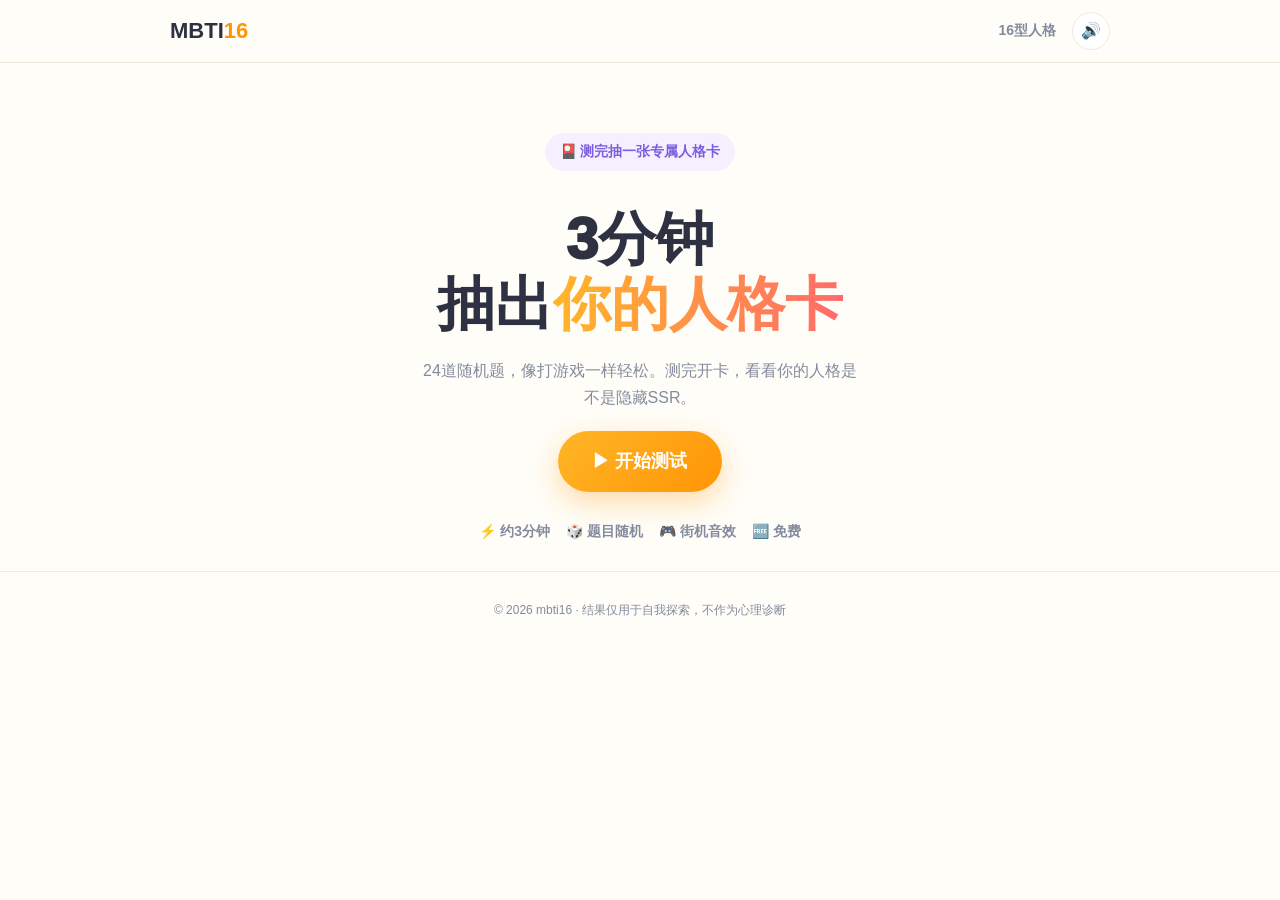
<file: index.html>
<!doctype html><html lang="zh-CN"><head><meta charset="utf-8"><meta name="viewport" content="width=device-width,initial-scale=1,maximum-scale=1,user-scalable=no,viewport-fit=cover"><title>MBTI 16型人格测试 | mbti16</title><meta name="description" content="3分钟抽出你的人格卡，完成趣味MBTI 16型人格测试并生成专属结果。"><meta name="robots" content="index,follow"><link rel="canonical" href="https://usoldfish.github.io/mbti16/"><style>:root{--sun:#ffb627;--deep:#ff9505;--ink:#2d3142;--soft:#858b9f;--paper:#fffdf7;--line:#f0eadc}*{box-sizing:border-box;-webkit-tap-highlight-color:transparent}html{scroll-behavior:smooth;touch-action:manipulation}body{margin:0;background:var(--paper);color:var(--ink);font-family:-apple-system,BlinkMacSystemFont,"Segoe UI","PingFang SC",sans-serif;line-height:1.7;touch-action:manipulation}button,a{font:inherit;touch-action:manipulation;user-select:none}.hide{display:none!important}.wrap{max-width:720px;margin:0 auto;padding:28px 20px}.card{background:#fff;border:1px solid var(--line);border-radius:22px;box-shadow:0 14px 40px rgba(45,49,66,.08)}.grad{background:linear-gradient(135deg,var(--sun),var(--deep))}.btn{border:0;border-radius:999px;color:#fff;font-weight:900;padding:15px 34px;box-shadow:0 10px 28px rgba(255,149,5,.32)}.chip{border:1px solid var(--line);background:#fff;border-radius:16px;transition:.18s}.chip:active{transform:scale(.98)}.bar{height:10px;border-radius:999px;background:#f2eadc;overflow:hidden}.fill{height:100%;border-radius:999px;background:linear-gradient(135deg,var(--sun),var(--deep));transition:width .35s}.pop{animation:pop .35s cubic-bezier(.34,1.56,.64,1)}@keyframes pop{from{transform:scale(.92);opacity:.2}to{transform:scale(1);opacity:1}}.grid{display:grid}.types{grid-template-columns:repeat(2,1fr);gap:12px}.confetti{position:fixed;inset:0;pointer-events:none;z-index:30}.sound{border:1px solid var(--line);border-radius:999px;background:white;width:38px;height:38px}.navbtn{border:0;background:transparent;color:var(--soft);font-size:14px;font-weight:900}@media(min-width:700px){.types{grid-template-columns:repeat(4,1fr)}h1{font-size:58px!important}}</style></head><body><canvas id="confettiCanvas" class="confetti"></canvas><header style="position:sticky;top:0;z-index:10;border-bottom:1px solid var(--line);background:#fffdf7dd;backdrop-filter:blur(12px)"><div style="max-width:980px;margin:auto;padding:12px 20px;display:flex;justify-content:space-between;align-items:center"><a href="./" style="font-size:22px;font-weight:900;text-decoration:none;color:var(--ink)">MBTI<span style="color:var(--deep)">16</span></a><div style="display:flex;gap:10px;align-items:center"><button class="navbtn" onclick="toggleTypes()">16型人格</button><button id="soundBtn" class="sound" onclick="toggleSound()">🔊</button></div></div></header><main><section id="home" class="wrap" style="text-align:center;padding-top:56px"><p style="display:inline-flex;background:#f5f0ff;color:#7c5ce0;border-radius:999px;padding:7px 15px;font-weight:900;font-size:14px">🎴 测完抽一张专属人格卡</p><h1 style="margin:22px 0 0;font-size:40px;line-height:1.12;font-weight:950">3分钟<br>抽出<span style="background:linear-gradient(90deg,#ffb627,#ff6b6b);-webkit-background-clip:text;color:transparent">你的人格卡</span></h1><p style="max-width:440px;margin:20px auto;color:var(--soft)">24道随机题，像打游戏一样轻松。测完开卡，看看你的人格是不是隐藏SSR。</p><button class="btn grad" style="font-size:18px" onclick="start()">▶ 开始测试</button><div style="margin-top:28px;display:flex;gap:16px;justify-content:center;flex-wrap:wrap;color:var(--soft);font-weight:800;font-size:14px"><span>⚡ 约3分钟</span><span>🎲 题目随机</span><span>🎮 街机音效</span><span>🆓 免费</span></div></section><section id="types" class="wrap hide"><p style="text-align:center;font-size:12px;font-weight:900;letter-spacing:.18em;color:var(--soft)">16种人格 · 点一张看介绍</p><div id="typeGrid" class="grid types"></div></section><section id="quiz" class="hide wrap"><div style="display:flex;justify-content:space-between;font-weight:900;font-size:14px"><span id="qno">1 / 24</span><span id="timerText" style="color:var(--soft)">0:00</span></div><div class="bar" style="margin:18px 0 24px"><div id="prog" class="fill" style="width:0%"></div></div><article id="qcard" class="card pop" style="padding:24px"><p id="qtag" style="display:inline-flex;background:#fff1da;color:var(--deep);border-radius:999px;padding:4px 12px;font-size:12px;font-weight:900">Q1</p><h2 id="qtext" style="font-size:24px;line-height:1.35;margin:14px 0"></h2><div id="opts" class="grid" style="gap:12px"></div><button id="back" style="margin-top:16px;border:0;background:transparent;color:var(--soft);font-weight:800" onclick="prev()">← 返回上一题</button></article></section><section id="pack" class="hide wrap" style="min-height:75vh;place-items:center;text-align:center"><div><h2>🎴 你的人格卡已生成</h2><button class="grad" style="width:260px;height:360px;border:0;border-radius:28px;color:#fff;box-shadow:0 20px 60px rgba(255,149,5,.35)" onclick="openCard()"><div style="font-size:88px;font-weight:950">?</div><div style="font-weight:950;letter-spacing:.2em">点击开卡</div></button></div></section><section id="result" class="hide wrap"><article class="card pop" style="padding:28px;text-align:center"><span id="rarityBadge" style="display:inline-flex;border-radius:999px;background:#ffe76b;color:#7a4d00;padding:7px 18px;font-weight:950">SSR</span><div id="ricon" style="font-size:64px;margin-top:18px">🌟</div><h2 id="rtype" style="font-size:64px;letter-spacing:.12em;margin:0;background:linear-gradient(90deg,#ffb627,#ff6b6b);-webkit-background-clip:text;color:transparent">INFJ</h2><h3 id="rname" style="font-size:25px;margin:4px 0">提倡者</h3><p id="rcode" style="font-weight:900;color:#7c5ce0"></p><p id="rdesc" style="color:#666b7d"></p></article><div class="card" style="margin-top:18px;padding:22px;text-align:center"><h3>⚡ 能力雷达</h3><canvas id="radarCanvas" width="640" height="560" style="width:min(100%,330px);height:auto"></canvas></div><div class="card" style="margin-top:18px;padding:22px"><h3>📊 四维强度</h3><div id="dimBox" class="grid" style="gap:14px"></div></div><div class="card" style="margin-top:18px;padding:22px"><h3>🔮 灵魂档案</h3><div id="soul" class="grid" style="gap:12px;grid-template-columns:repeat(auto-fit,minmax(140px,1fr))"></div></div><div class="card" style="margin-top:18px;padding:22px"><h3>💪 你的超能力</h3><p id="power" style="color:#666b7d"></p><div id="jobs" style="display:flex;gap:8px;flex-wrap:wrap"></div></div><div class="grad" style="margin-top:18px;border-radius:22px;padding:24px;text-align:center;color:#fff"><h3>晒出你的人格卡</h3><p>复制链接发给朋友一起测</p><button style="border:0;border-radius:999px;background:white;padding:12px 22px;font-weight:900;color:var(--ink)" onclick="share()">🔗 分享/复制链接</button></div><div style="margin-top:20px;text-align:center"><button class="chip" style="padding:12px 20px;font-weight:900" onclick="start()">再测一次</button> <button class="chip" style="padding:12px 20px;font-weight:900" onclick="goHome()">回首页</button></div></section></main><footer style="border-top:1px solid var(--line);padding:28px 20px;text-align:center;color:var(--soft);font-size:12px">© 2026 mbti16 · 结果仅用于自我探索，不作为心理诊断</footer><script>const TYPES={INTJ:['建筑师','🏛️','深夜运转的星图','战略大脑，把想法变为现实的幕后高手','战略思维、独立自主、决断力强、高度专注','科学研究、系统架构、战略管理','⚙️ 钢','🦉 猫头鹰',2.1,[95,60,45,70,90,85]],INTP:['逻辑学家','🔬','宇宙后台的程序员','好奇的发明家，沉迷于知识与逻辑之美','逻辑分析、创新思维、客观公正、强烈求知欲','科学研究、计算机科学、哲学','💨 风','🐙 章鱼',3.3,[98,55,40,60,55,90]],ENTJ:['指挥官','⚔️','天生的开局玩家','天生领袖，总能找到或创造解决方案','领导力、战略眼光、效率、自信、驱动力强','CEO、高管、律师、创业者','🔥 火','🦁 狮子',1.8,[88,85,50,92,95,75]],ENTP:['辩论家','⚡','行走的脑洞发射器','机智的思想玩家，无法抗拒智力挑战','快速思维、创新、辩论能力、魅力','创业者、律师、咨询顾问','⚡ 雷','🦊 狐狸',3.2,[90,88,55,85,45,92]],INFJ:['提倡者','🌟','月光下的引路人','最稀有的理想主义者，渴望让世界更好','洞察力、同理心、决断、创造力、价值观','心理咨询、作家、教师、公益','🌙 月','🦌 白鹿',1.5,[80,65,95,60,75,88]],INFP:['调停者','🌿','口袋里装着银河','诗意的灵魂，总能在黑暗中看见善良','同理心、创造力、开放思维、热情','作家、艺术家、心理学家','💧 水','🦋 蝴蝶',4.4,[75,50,98,55,45,95]],ENFJ:['主人公','👑','人间小太阳满级','魅力领袖，能点燃每个人的潜能','领导力、同理心、沟通、热情、可靠','教师、辅导员、人力资源','☀️ 日','🐬 海豚',2.5,[72,90,92,80,78,70]],ENFP:['竞选者','🦋','快乐的永动机','热情的自由精灵，总能找到理由微笑','热情、创造力、社交能力、乐观','记者、演员、创意总监','🌈 虹','🐿️ 松鼠',8.1,[78,92,85,88,40,96]],ISTJ:['物流师','📋','人形瑞士钟表','靠谱担当，说到做到的现实主义者','可靠、勤奋、有组织、诚实、意志坚定','会计、审计、行政管理','🪨 岩','🐘 大象',11.6,[82,45,55,75,98,40]],ISFJ:['守卫者','🛡️','行走的暖宝宝','温柔守护者，随时准备保护所爱之人','关爱、可靠、耐心、观察力、踏实','护士、教师、行政、社工','🌾 土','🐻 棕熊',13.8,[68,55,90,60,92,50]],ESTJ:['总经理','💼','秩序界的守门员','秩序建立者，管理万物的实干家','组织能力、可靠、直接、忠诚、耐心','业务管理、金融、军队','🏔️ 山','🐺 头狼',8.7,[80,75,48,90,96,42]],ESFJ:['执政官','🤝','氛围组永远的C位','社交达人，用真诚善意温暖所有人','关爱、忠诚、社交能力、可靠','教师、护士、活动策划','🌸 花','🐕 金毛',12.3,[60,88,88,78,85,55]],ISTP:['鉴赏家','🔧','沉默的拆解大师','冷静的实验者，万物工具的驾驭高手','逻辑、实践技能、冷静、灵活','工程师、机械师、飞行员','🗡️ 金','🐆 猎豹',5.4,[88,50,42,82,70,72]],ISFP:['探险家','🎨','生活美学体验官','感性艺术家，把生活过成一幅画','魅力、艺术天赋、同理心、好奇心','艺术家、设计师、音乐家','🍃 木','🦢 天鹅',8.8,[58,68,86,70,48,94]],ESTP:['企业家','🚀','肾上腺素收割机','行动派玩家，活在心跳加速的此刻','精力充沛、感知敏锐、直接、社交','企业家、销售、运动员','🌋 焰','🦅 雄鹰',4.3,[75,85,50,98,55,80]],ESFP:['表演者','🎭','自带BGM出场的人','天生的明星，把每一刻变成舞台','社交技能、热情、艺术感、实践智慧','演员、音乐家、活动策划','✨ 光','🦜 鹦鹉',7.7,[55,95,80,90,42,88]]};const POOL={EI:[['聚会结束后，你通常感觉…','满电！还想继续嗨','该回家充电了'],['遇到难题，你的第一反应是…','找人聊聊，集思广益','自己先想明白'],['周五晚上，你更想…','约一波人热闹热闹','窝家里追剧打游戏'],['刚认识的人面前，你…','很快就能聊熟','需要时间慢慢热'],['开会时，你通常…','有想法马上说','先记下来回头琢磨'],['灵感来了，你会…','立刻讲给别人听','先在心里养一养']],SN:[['学新东西时，你更想知道…','具体怎么操作','背后的原理是什么'],['你更相信…','摆在眼前的事实','心里冒出的直觉'],['解决问题，你更愿意…','用被验证过的老方法','试试新奇路子'],['看电影你更爱…','真实事件改编','科幻奇幻烧脑'],['组装新家具时，你…','严格按说明书来','看个大概自己琢磨'],['做菜时，你倾向于…','按菜谱精准','凭手感发挥']],TF:[['做重要决定时，你靠…','逻辑分析利弊','内心的感受'],['朋友找你哭诉，你会先…','帮TA分析怎么解决','先抱抱表示理解'],['争论时，你更在乎…','谁说得对','别伤了和气'],['提意见时，你倾向于…','直说，真话最重要','委婉点照顾感受'],['团队里你更容易当…','指出问题的人','安抚情绪的人'],['选礼物时，你更看重…','实用，TA真的需要','心意，TA会被感动']],JP:[['你的生活方式更接近…','计划控，安排明白','随心走，看心情'],['面对DDL，你通常…','提前搞定绝不拖','最后一刻爆发'],['出去旅行，你喜欢…','攻略做满行程排好','说走就走随缘'],['开始新项目，你会…','先列计划再动手','直接开干边做边改'],['临时改计划，你的反应…','烦！说好的呢','也行，说不定更好玩'],['周末安排，你喜欢…','提前定好几点干嘛','睡醒看心情决定']]};let QS=[],cur=0,ans=[],sec=0,tick=null,res='',dimData=[],audioCtx=null,soundOn=localStorage.mbti_sound!=='off',lastTouch=0;const $=id=>document.getElementById(id),opp={E:'I',I:'E',S:'N',N:'S',T:'F',F:'T',J:'P',P:'J'};document.addEventListener('touchend',e=>{const now=Date.now();if(now-lastTouch<320)e.preventDefault();lastTouch=now},{passive:false});document.addEventListener('dblclick',e=>e.preventDefault());function ctx(){if(!audioCtx)audioCtx=new(window.AudioContext||window.webkitAudioContext)();if(audioCtx.state==='suspended')audioCtx.resume();return audioCtx}function blip(f,d=.08,v=.12,t='square',delay=0){if(!soundOn)return;try{const c=ctx(),o=c.createOscillator(),g=c.createGain();o.type=t;o.frequency.setValueAtTime(f,c.currentTime+delay);g.gain.setValueAtTime(v,c.currentTime+delay);g.gain.exponentialRampToValueAtTime(.001,c.currentTime+delay+d);o.connect(g);g.connect(c.destination);o.start(c.currentTime+delay);o.stop(c.currentTime+delay+d+.02)}catch(e){}}const SFX={start(){[523,659,784].forEach((f,i)=>blip(f,.08,.14,'square',i*.07))},pick(){blip(660,.05);blip(880,.07,.11,'square',.05)},back(){blip(440,.05);blip(330,.07,.1,'square',.05)},win(){[523,659,784,1047].forEach((f,i)=>blip(f,i===3?.28:.08,.16,'square',i*.08))},type(){blip(988,.05,.12);blip(1319,.16,.1,'square',.05)}};function toggleSound(){soundOn=!soundOn;localStorage.mbti_sound=soundOn?'on':'off';soundBtn.textContent=soundOn?'🔊':'🔇';if(soundOn)SFX.type()}function toggleTypes(){types.classList.toggle('hide');if(!types.classList.contains('hide'))setTimeout(()=>types.scrollIntoView({behavior:'smooth',block:'start'}),40)}function init(){soundBtn.textContent=soundOn?'🔊':'🔇';typeGrid.innerHTML=Object.entries(TYPES).map(([c,t])=>`<button class="chip" style="padding:15px;text-align:center" onclick="peek('${c}')"><div style="font-size:30px">${t[1]}</div><b>${c}</b><p style="margin:3px 0 0;color:var(--soft);font-size:12px">${t[0]}</p></button>`).join('')}function shuffle(a){return [...a].sort(()=>Math.random()-.5)}function build(){return shuffle(Object.entries(POOL).flatMap(([d,arr])=>shuffle(arr).map(x=>{let a=d[0],q={a,text:x[0],A:x[1],B:x[2]};if(Math.random()<.5){q.A=x[2];q.B=x[1];q.a=opp[a]}return q})))}function start(){SFX.start();QS=build();cur=0;ans=[];sec=0;clearInterval(tick);timerText.textContent='0:00';tick=setInterval(()=>{sec++;timerText.textContent=Math.floor(sec/60)+':'+String(sec%60).padStart(2,'0')},1000);home.classList.add('hide');types.classList.add('hide');result.classList.add('hide');pack.classList.add('hide');quiz.classList.remove('hide');render();setTimeout(()=>quiz.scrollIntoView({behavior:'smooth',block:'start'}),60)}function render(){let q=QS[cur];qcard.classList.remove('pop');void qcard.offsetWidth;qcard.classList.add('pop');qno.textContent=`${cur+1} / ${QS.length}`;qtag.textContent=`Q${cur+1}`;qtext.textContent=q.text;prog.style.width=cur/QS.length*100+'%';back.style.visibility=cur?'visible':'hidden';opts.innerHTML=[q.A,q.B].map((x,i)=>`<button class="chip" style="padding:16px;text-align:left;font-weight:900" onclick="pick(${i})"><span style="font-size:24px;margin-right:8px">${i?'🌙':'⚡'}</span>${x}</button>`).join('')}function pick(i){SFX.pick();ans[cur]=i;if(cur<QS.length-1){cur++;setTimeout(render,120)}else{calc();quiz.classList.add('hide');pack.classList.remove('hide');pack.style.display='grid';clearInterval(tick);SFX.win();setTimeout(()=>pack.scrollIntoView({behavior:'smooth',block:'center'}),60)}}function prev(){if(cur){SFX.back();cur--;render()}}function calc(){let s={E:0,I:0,S:0,N:0,T:0,F:0,J:0,P:0};QS.forEach((q,i)=>s[ans[i]?opp[q.a]:q.a]++);res=[s.E>=s.I?'E':'I',s.N>=s.S?'N':'S',s.T>=s.F?'T':'F',s.J>=s.P?'J':'P'].join('');dimData=[['外向 E','内向 I',s.E,s.I],['直觉 N','感觉 S',s.N,s.S],['思维 T','情感 F',s.T,s.F],['判断 J','感知 P',s.J,s.P]]}function openCard(){SFX.win();pack.classList.add('hide');pack.style.display='';show(res,dimData,true);burstConfetti()}function peek(c){SFX.type();show(c,null,false)}function rarity(p){return p<2.5?'SSR':p<5?'SR':p<9?'R':'经典'}function show(c,d,party){let t=TYPES[c],r=rarity(t[8]);home.classList.add('hide');quiz.classList.add('hide');pack.classList.add('hide');types.classList.add('hide');result.classList.remove('hide');rarityBadge.textContent=r;rtype.textContent=c;ricon.textContent=t[1];rname.textContent=t[0];rcode.textContent='「'+t[2]+'」';rdesc.textContent=t[3];power.textContent=t[4];jobs.innerHTML=t[5].split('、').map(j=>`<span style="border-radius:999px;background:#fff1da;color:var(--deep);padding:7px 10px;font-size:14px;font-weight:800">${j}</span>`).join('');soul.innerHTML=`<div class="chip" style="padding:15px;text-align:center"><div style="font-size:30px">${t[6].split(' ')[0]}</div><b>本命元素</b><p>${t[6].split(' ')[1]||''}</p></div><div class="chip" style="padding:15px;text-align:center"><div style="font-size:30px">${t[7].split(' ')[0]}</div><b>灵魂动物</b><p>${t[7].split(' ')[1]||''}</p></div><div class="chip" style="padding:15px;text-align:center"><div style="font-size:30px">🎴</div><b>稀有度</b><p>${r} · ${t[8]}%</p></div>`;dimBox.innerHTML=(d||[]).map(x=>{let a=x[2],b=x[3],p=Math.round(Math.max(a,b)/(a+b)*100),w=a>=b?x[0]:x[1];return`<div><div style="display:flex;justify-content:space-between;font-weight:900;font-size:14px"><span>${w}</span><span style="color:var(--deep)">${p}%</span></div><div class="bar"><div class="fill" style="width:${p}%"></div></div><div style="display:flex;justify-content:space-between;color:var(--soft);font-size:12px"><span>${x[0]}</span><span>${x[1]}</span></div></div>`}).join('')||'<p style="color:var(--soft)">完成测试后显示四维强度；这里先预览该人格类型。</p>';drawRadar(t[9]);setTimeout(()=>result.scrollIntoView({behavior:'smooth',block:'start'}),60);if(party)burstConfetti()}function drawRadar(vals){const cv=radarCanvas,c=cv.getContext('2d'),W=cv.width,H=cv.height,cx=W/2,cy=H/2+20,R=190,labels=['思辨','社交','共情','行动','秩序','想象'];c.clearRect(0,0,W,H);c.lineWidth=2;c.strokeStyle='#efe9da';for(let r=1;r<=4;r++){c.beginPath();for(let i=0;i<6;i++){let a=-Math.PI/2+i*Math.PI/3,x=cx+R*r/4*Math.cos(a),y=cy+R*r/4*Math.sin(a);i?c.lineTo(x,y):c.moveTo(x,y)}c.closePath();c.stroke()}for(let i=0;i<6;i++){let a=-Math.PI/2+i*Math.PI/3;c.beginPath();c.moveTo(cx,cy);c.lineTo(cx+R*Math.cos(a),cy+R*Math.sin(a));c.stroke()}c.beginPath();vals.forEach((v,i)=>{let a=-Math.PI/2+i*Math.PI/3,r=R*v/100,x=cx+r*Math.cos(a),y=cy+r*Math.sin(a);i?c.lineTo(x,y):c.moveTo(x,y)});c.closePath();let g=c.createLinearGradient(120,80,520,480);g.addColorStop(0,'rgba(255,182,39,.48)');g.addColorStop(1,'rgba(255,107,107,.35)');c.fillStyle=g;c.fill();c.strokeStyle='#ff9505';c.lineWidth=6;c.stroke();c.fillStyle='#ff9505';vals.forEach((v,i)=>{let a=-Math.PI/2+i*Math.PI/3,r=R*v/100;c.beginPath();c.arc(cx+r*Math.cos(a),cy+r*Math.sin(a),7,0,7);c.fill()});c.fillStyle='#5a5f73';c.font='700 24px -apple-system,sans-serif';c.textAlign='center';c.textBaseline='middle';labels.forEach((l,i)=>{let a=-Math.PI/2+i*Math.PI/3;c.fillText(l,cx+(R+46)*Math.cos(a),cy+(R+46)*Math.sin(a))})}function share(){let u=location.href.split('#')[0];let txt=`我的MBTI人格卡是 ${res||rtype.textContent}，你也来测：${u}`;if(navigator.share)navigator.share({title:'MBTI 16型人格测试',text:txt,url:u}).catch(()=>{});else navigator.clipboard.writeText(txt).then(()=>alert('链接已复制'))}function goHome(){result.classList.add('hide');home.classList.remove('hide');scrollTo({top:0,behavior:'smooth'})}function burstConfetti(){const cv=confettiCanvas,x=cv.getContext('2d'),w=cv.width=innerWidth,h=cv.height=innerHeight,colors=['#ffb627','#ff9505','#38b6ff','#2ec4b6','#ff6b6b','#a78bfa'],p=[];for(let i=0;i<190;i++){let side=i%4;p.push({x:side===0?-20:side===1?w+20:Math.random()*w,y:side<2?h*.65:-30-Math.random()*180,vx:side===0?3+Math.random()*5:side===1?-(3+Math.random()*5):(Math.random()-.5)*2,vy:side<2?-(7+Math.random()*5):2+Math.random()*4,s:4+Math.random()*8,r:Math.random()*6,vr:(Math.random()-.5)*.35,col:colors[i%colors.length]})}let f=0;(function draw(){x.clearRect(0,0,w,h);p.forEach(o=>{o.vy+=.16;o.x+=o.vx;o.y+=o.vy;o.r+=o.vr;x.save();x.translate(o.x,o.y);x.rotate(o.r);x.fillStyle=o.col;x.globalAlpha=Math.max(0,1-f/190);x.fillRect(-o.s/2,-o.s/2,o.s,o.s*.65);x.restore()});if(f++<190)requestAnimationFrame(draw);else x.clearRect(0,0,w,h)})()}init()</script></body></html>
</file>
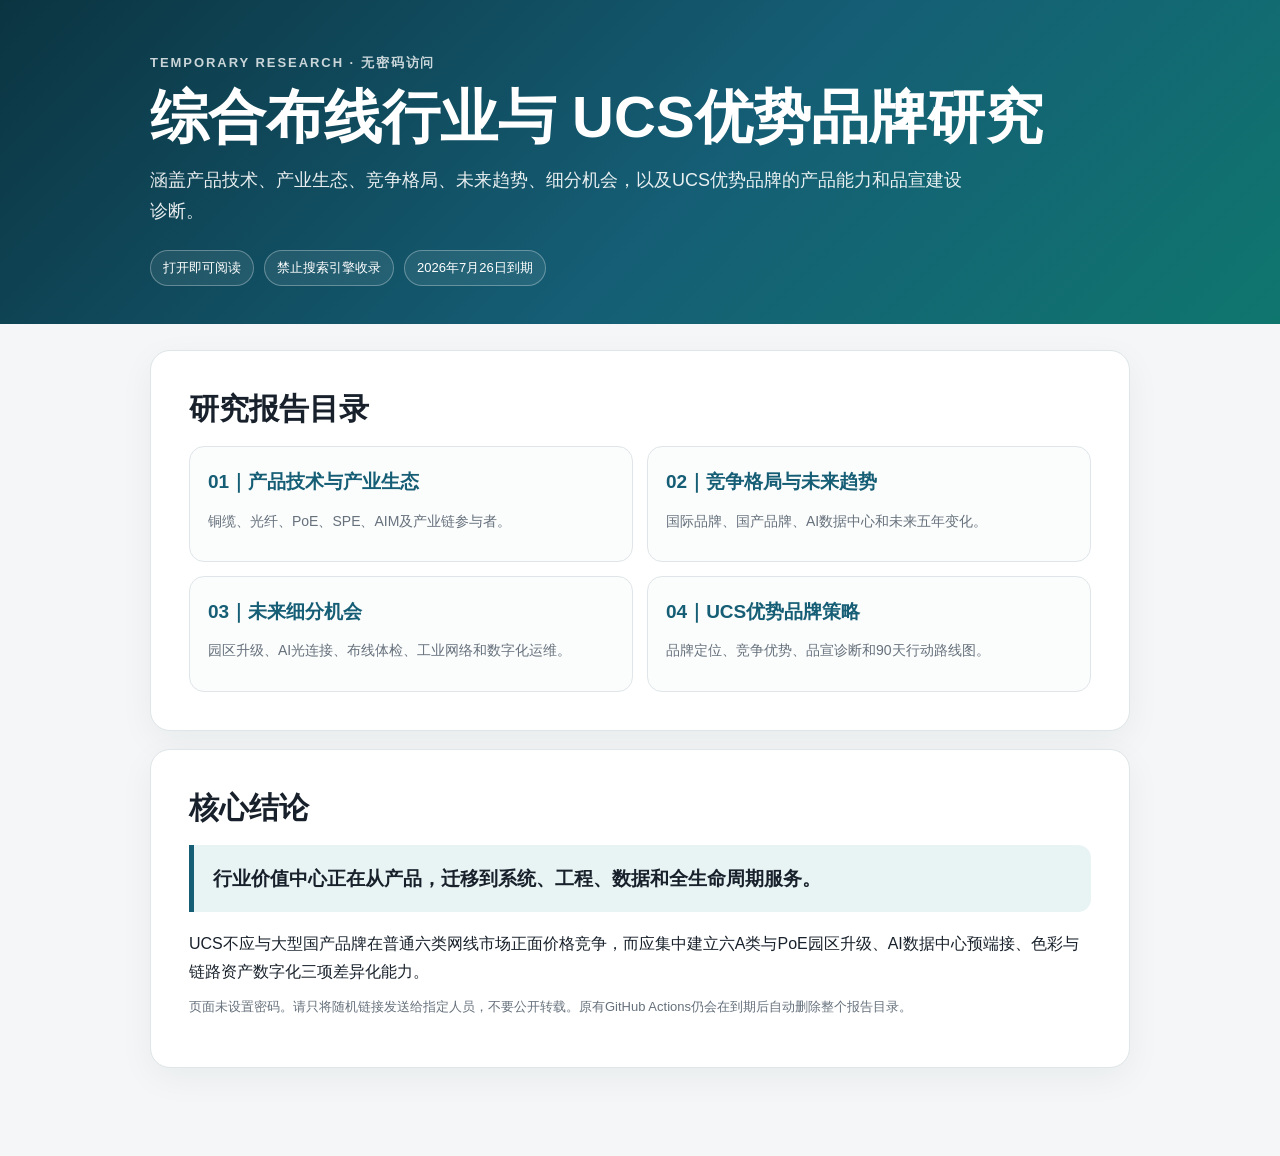
<file: private/ucs-7d-68145bb1b9/index.html>
<!doctype html><html lang="zh-CN"><head><meta charset="utf-8"><meta name="viewport" content="width=device-width,initial-scale=1"><meta name="robots" content="noindex,nofollow,noarchive,nosnippet"><meta name="googlebot" content="noindex,nofollow,noarchive,nosnippet"><title>综合布线行业与UCS优势品牌研究</title><link rel="stylesheet" href="style.css"></head><body><header class="top"><div class="wrap"><div class="topline">TEMPORARY RESEARCH · 无密码访问</div><h1>综合布线行业与 UCS优势品牌研究</h1><p class="lead">涵盖产品技术、产业生态、竞争格局、未来趋势、细分机会，以及UCS优势品牌的产品能力和品宣建设诊断。</p><div class="meta"><span class="pill">打开即可阅读</span><span class="pill">禁止搜索引擎收录</span><span class="pill">2026年7月26日到期</span></div></div></header><main><div class="wrap"><section class="card"><h2>研究报告目录</h2><div class="grid"><div class="item"><a href="01-industry.html">01｜产品技术与产业生态</a><p>铜缆、光纤、PoE、SPE、AIM及产业链参与者。</p></div><div class="item"><a href="02-competition.html">02｜竞争格局与未来趋势</a><p>国际品牌、国产品牌、AI数据中心和未来五年变化。</p></div><div class="item"><a href="03-opportunities.html">03｜未来细分机会</a><p>园区升级、AI光连接、布线体检、工业网络和数字化运维。</p></div><div class="item"><a href="04-ucs.html">04｜UCS优势品牌策略</a><p>品牌定位、竞争优势、品宣诊断和90天行动路线图。</p></div></div></section><section class="card"><h2>核心结论</h2><div class="quote">行业价值中心正在从产品，迁移到系统、工程、数据和全生命周期服务。</div><p>UCS不应与大型国产品牌在普通六类网线市场正面价格竞争，而应集中建立六A类与PoE园区升级、AI数据中心预端接、色彩与链路资产数字化三项差异化能力。</p><p class="foot">页面未设置密码。请只将随机链接发送给指定人员，不要公开转载。原有GitHub Actions仍会在到期后自动删除整个报告目录。</p></section></div></main></body></html>
</file>
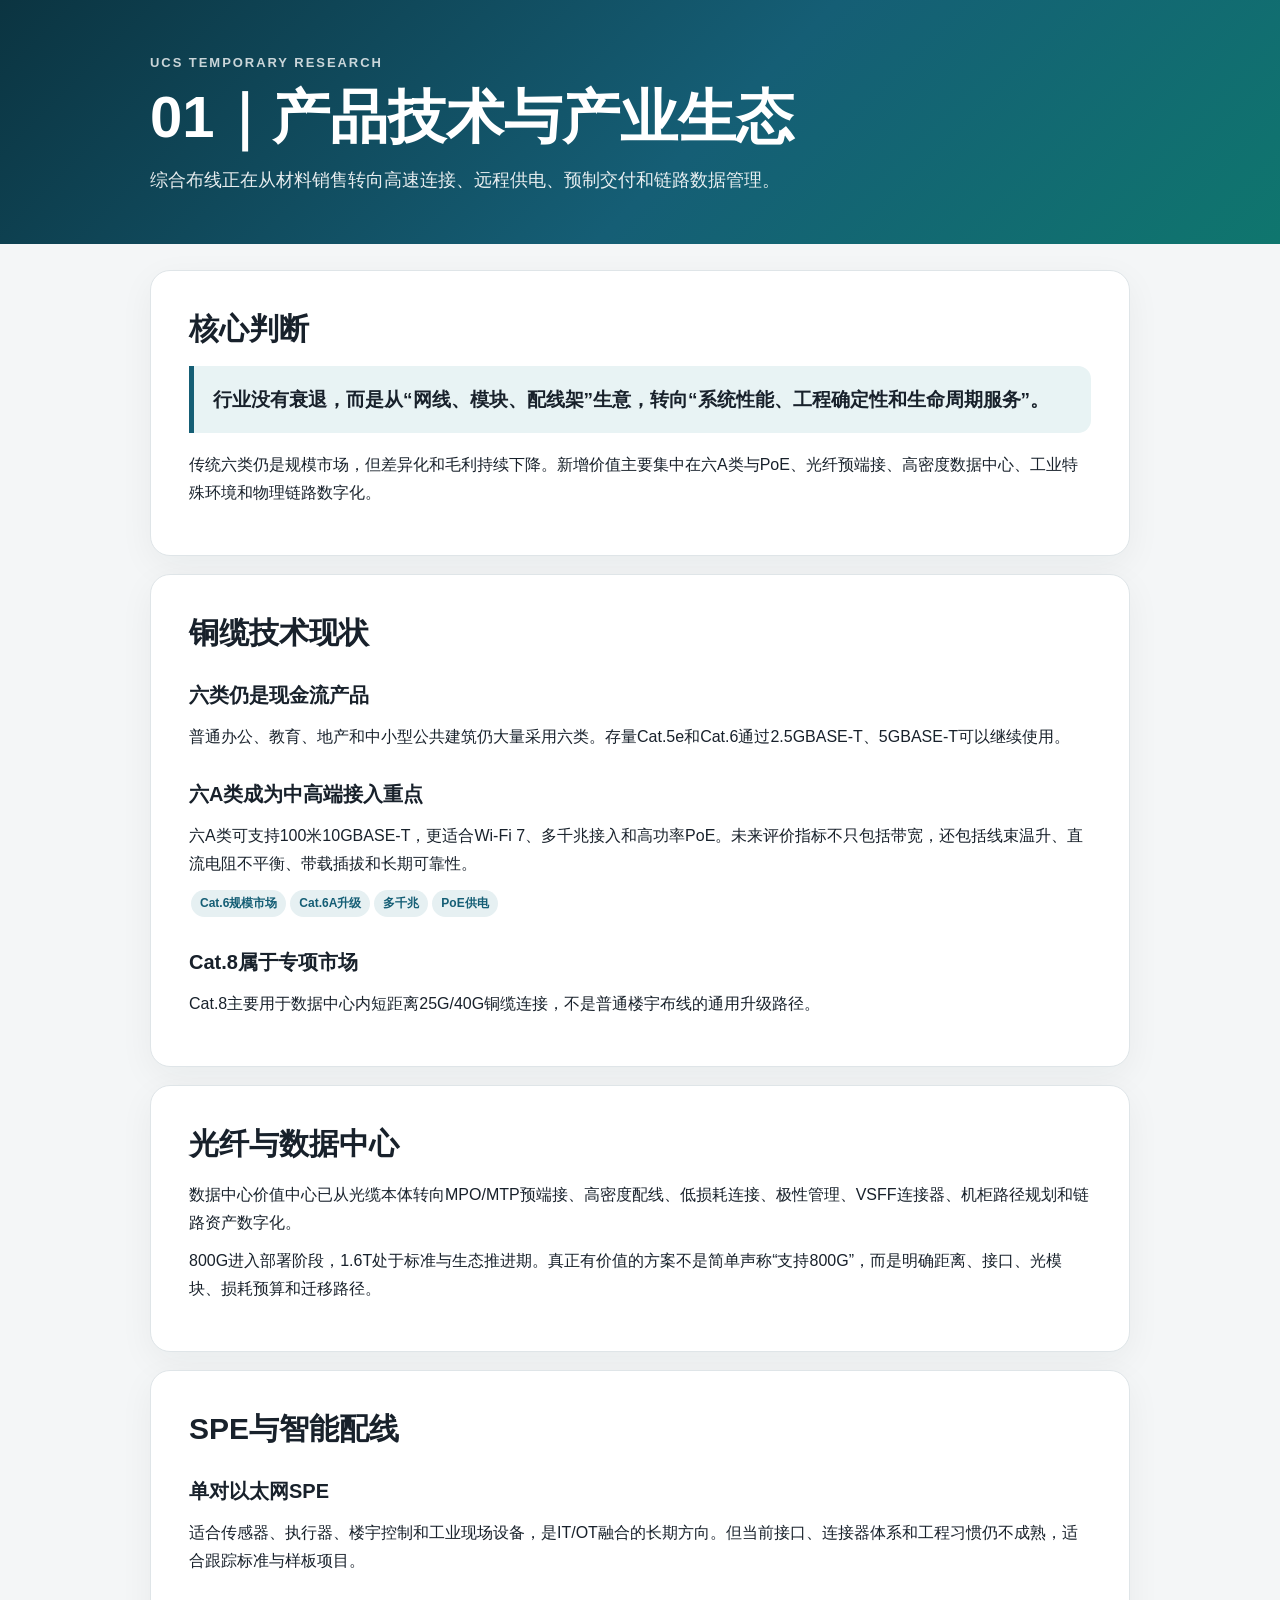
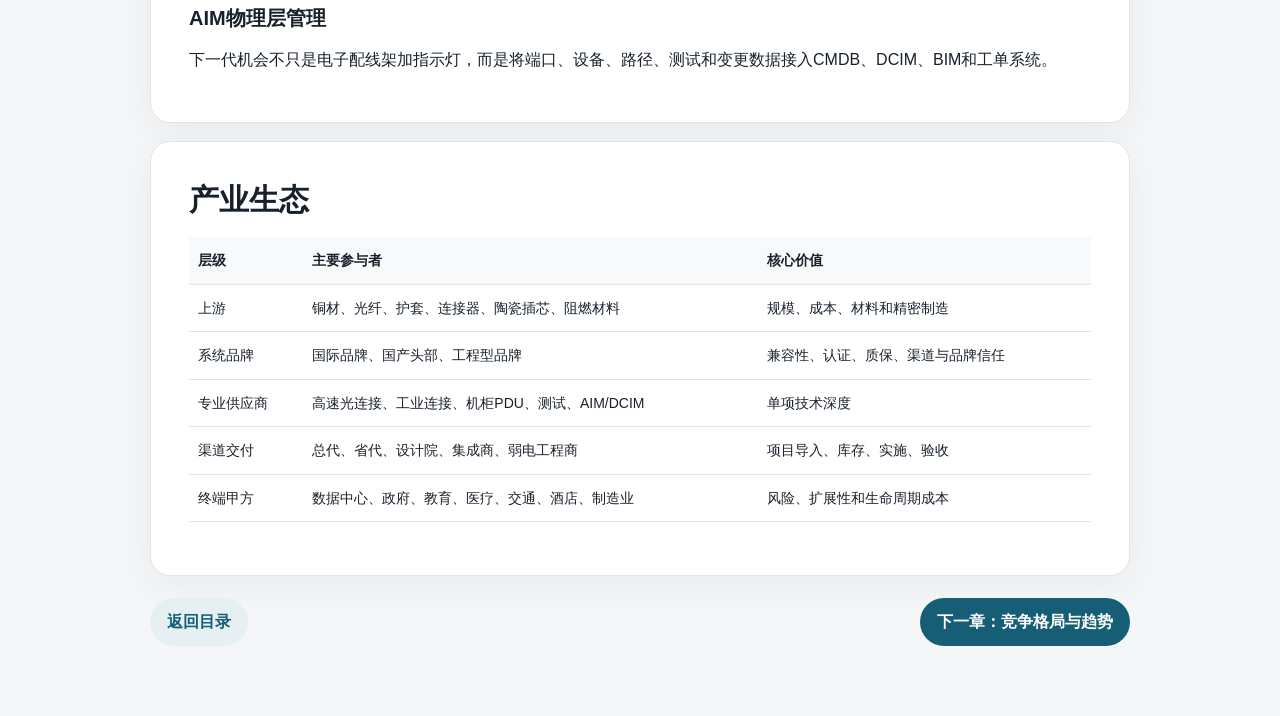
<file: private/ucs-7d-68145bb1b9/01-industry.html>
<!doctype html><html lang="zh-CN"><head><meta charset="utf-8"><meta name="viewport" content="width=device-width,initial-scale=1"><meta name="robots" content="noindex,nofollow,noarchive,nosnippet"><title>01 行业技术与生态</title><link rel="stylesheet" href="style.css"></head><body><header class="top"><div class="wrap"><div class="topline">UCS TEMPORARY RESEARCH</div><h1>01｜产品技术与产业生态</h1><p class="lead">综合布线正在从材料销售转向高速连接、远程供电、预制交付和链路数据管理。</p></div></header><main><div class="wrap"><section class="card"><h2>核心判断</h2><div class="quote">行业没有衰退，而是从“网线、模块、配线架”生意，转向“系统性能、工程确定性和生命周期服务”。</div><p>传统六类仍是规模市场，但差异化和毛利持续下降。新增价值主要集中在六A类与PoE、光纤预端接、高密度数据中心、工业特殊环境和物理链路数字化。</p></section><section class="card"><h2>铜缆技术现状</h2><h3>六类仍是现金流产品</h3><p>普通办公、教育、地产和中小型公共建筑仍大量采用六类。存量Cat.5e和Cat.6通过2.5GBASE-T、5GBASE-T可以继续使用。</p><h3>六A类成为中高端接入重点</h3><p>六A类可支持100米10GBASE-T，更适合Wi-Fi 7、多千兆接入和高功率PoE。未来评价指标不只包括带宽，还包括线束温升、直流电阻不平衡、带载插拔和长期可靠性。</p><p><span class="tag">Cat.6规模市场</span><span class="tag">Cat.6A升级</span><span class="tag">多千兆</span><span class="tag">PoE供电</span></p><h3>Cat.8属于专项市场</h3><p>Cat.8主要用于数据中心内短距离25G/40G铜缆连接，不是普通楼宇布线的通用升级路径。</p></section><section class="card"><h2>光纤与数据中心</h2><p>数据中心价值中心已从光缆本体转向MPO/MTP预端接、高密度配线、低损耗连接、极性管理、VSFF连接器、机柜路径规划和链路资产数字化。</p><p>800G进入部署阶段，1.6T处于标准与生态推进期。真正有价值的方案不是简单声称“支持800G”，而是明确距离、接口、光模块、损耗预算和迁移路径。</p></section><section class="card"><h2>SPE与智能配线</h2><h3>单对以太网SPE</h3><p>适合传感器、执行器、楼宇控制和工业现场设备，是IT/OT融合的长期方向。但当前接口、连接器体系和工程习惯仍不成熟，适合跟踪标准与样板项目。</p><h3>AIM物理层管理</h3><p>下一代机会不只是电子配线架加指示灯，而是将端口、设备、路径、测试和变更数据接入CMDB、DCIM、BIM和工单系统。</p></section><section class="card"><h2>产业生态</h2><table><tr><th>层级</th><th>主要参与者</th><th>核心价值</th></tr><tr><td>上游</td><td>铜材、光纤、护套、连接器、陶瓷插芯、阻燃材料</td><td>规模、成本、材料和精密制造</td></tr><tr><td>系统品牌</td><td>国际品牌、国产头部、工程型品牌</td><td>兼容性、认证、质保、渠道与品牌信任</td></tr><tr><td>专业供应商</td><td>高速光连接、工业连接、机柜PDU、测试、AIM/DCIM</td><td>单项技术深度</td></tr><tr><td>渠道交付</td><td>总代、省代、设计院、集成商、弱电工程商</td><td>项目导入、库存、实施、验收</td></tr><tr><td>终端甲方</td><td>数据中心、政府、教育、医疗、交通、酒店、制造业</td><td>风险、扩展性和生命周期成本</td></tr></table></section><div class="nav"><a class="btn alt" href="index.html">返回目录</a><a class="btn" href="02-competition.html">下一章：竞争格局与趋势</a></div></div></main></body></html>
</file>
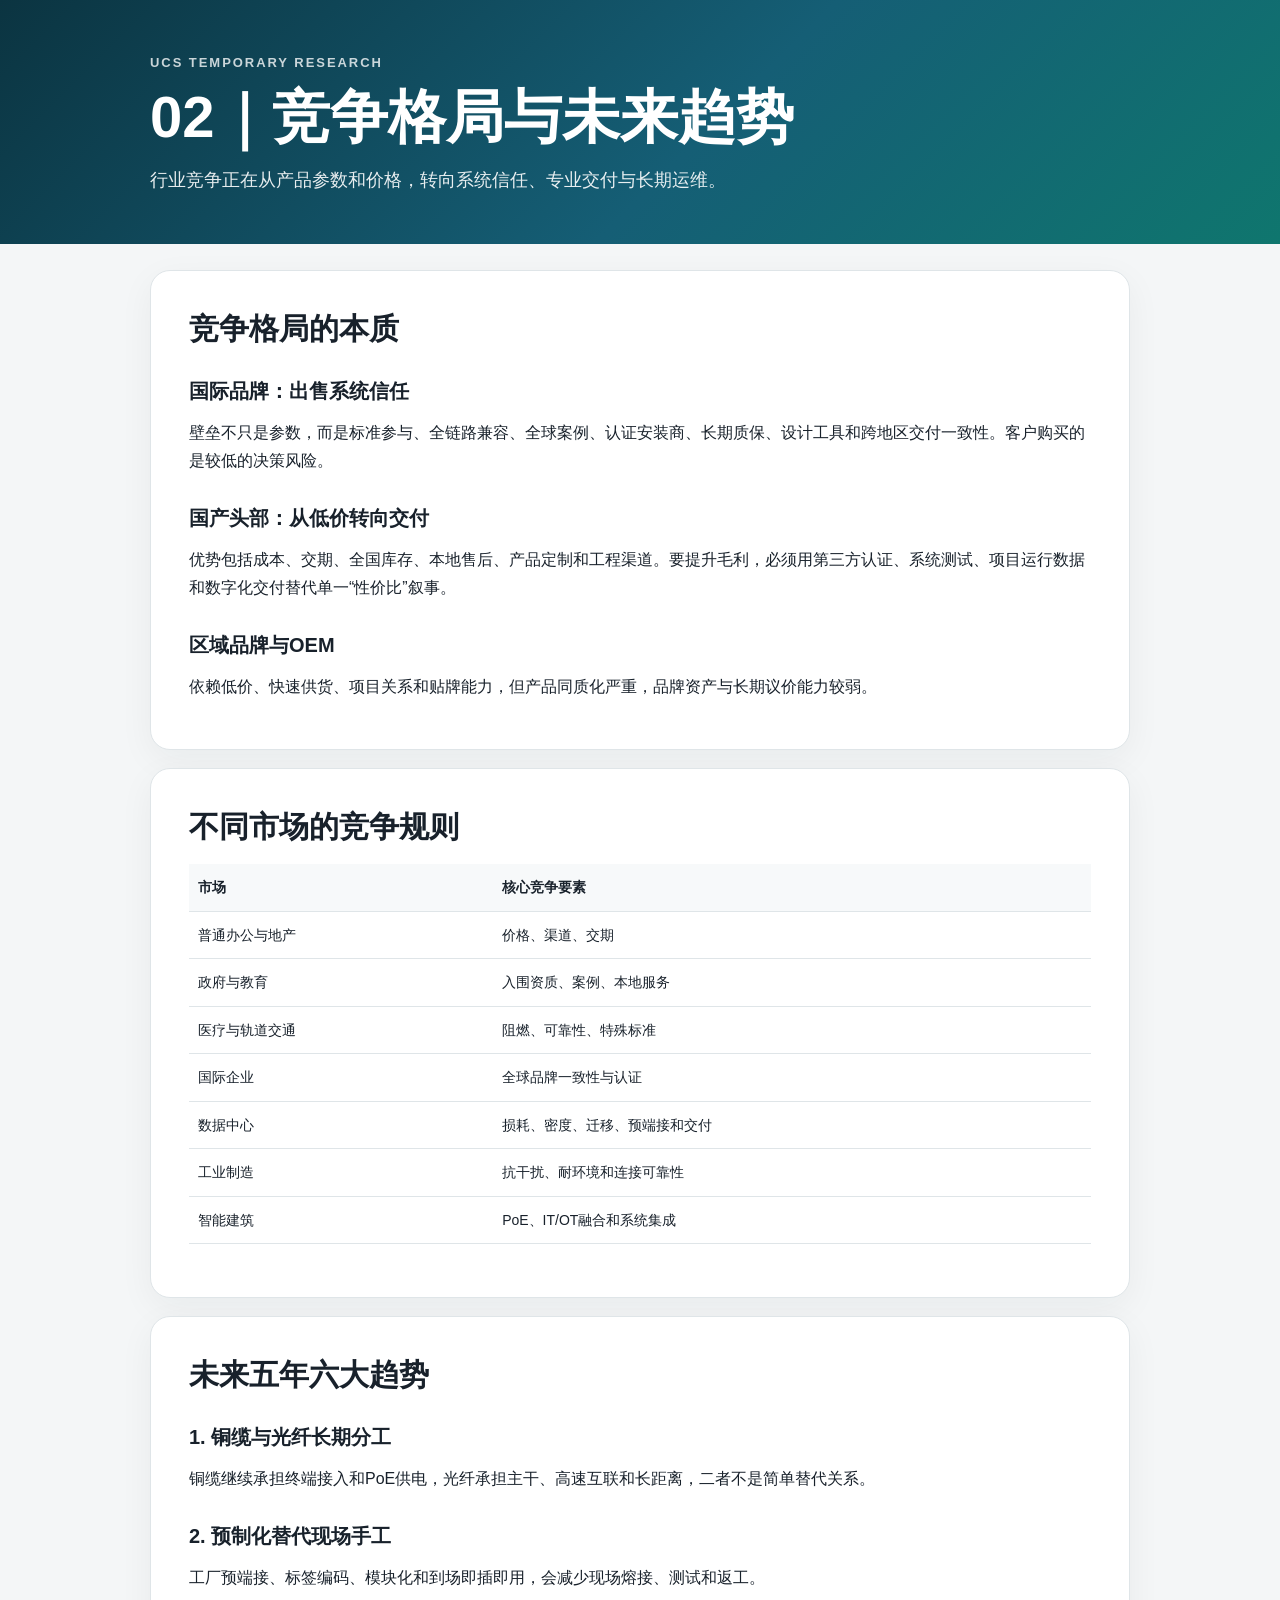
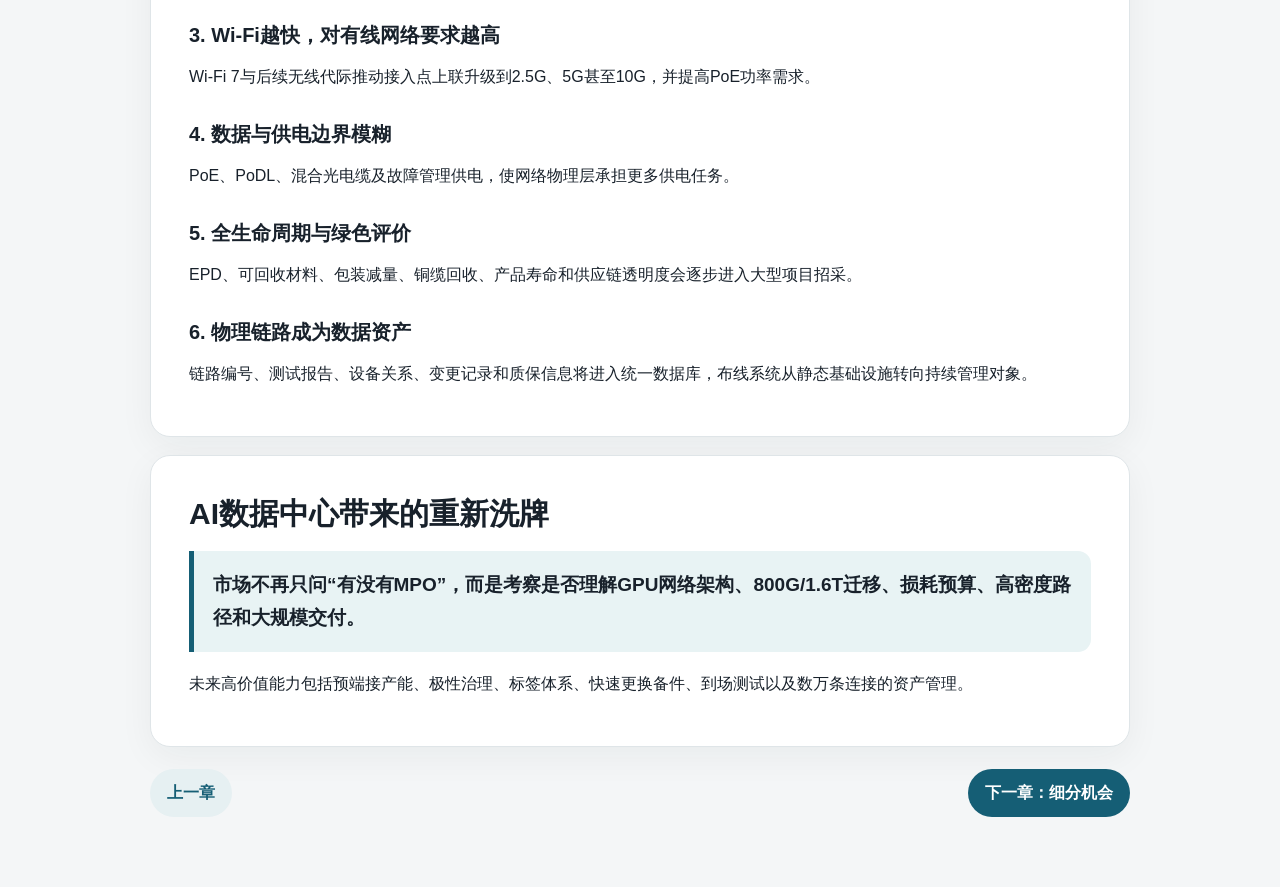
<file: private/ucs-7d-68145bb1b9/02-competition.html>
<!doctype html><html lang="zh-CN"><head><meta charset="utf-8"><meta name="viewport" content="width=device-width,initial-scale=1"><meta name="robots" content="noindex,nofollow,noarchive,nosnippet"><title>02 竞争格局与趋势</title><link rel="stylesheet" href="style.css"></head><body><header class="top"><div class="wrap"><div class="topline">UCS TEMPORARY RESEARCH</div><h1>02｜竞争格局与未来趋势</h1><p class="lead">行业竞争正在从产品参数和价格，转向系统信任、专业交付与长期运维。</p></div></header><main><div class="wrap"><section class="card"><h2>竞争格局的本质</h2><h3>国际品牌：出售系统信任</h3><p>壁垒不只是参数，而是标准参与、全链路兼容、全球案例、认证安装商、长期质保、设计工具和跨地区交付一致性。客户购买的是较低的决策风险。</p><h3>国产头部：从低价转向交付</h3><p>优势包括成本、交期、全国库存、本地售后、产品定制和工程渠道。要提升毛利，必须用第三方认证、系统测试、项目运行数据和数字化交付替代单一“性价比”叙事。</p><h3>区域品牌与OEM</h3><p>依赖低价、快速供货、项目关系和贴牌能力，但产品同质化严重，品牌资产与长期议价能力较弱。</p></section><section class="card"><h2>不同市场的竞争规则</h2><table><tr><th>市场</th><th>核心竞争要素</th></tr><tr><td>普通办公与地产</td><td>价格、渠道、交期</td></tr><tr><td>政府与教育</td><td>入围资质、案例、本地服务</td></tr><tr><td>医疗与轨道交通</td><td>阻燃、可靠性、特殊标准</td></tr><tr><td>国际企业</td><td>全球品牌一致性与认证</td></tr><tr><td>数据中心</td><td>损耗、密度、迁移、预端接和交付</td></tr><tr><td>工业制造</td><td>抗干扰、耐环境和连接可靠性</td></tr><tr><td>智能建筑</td><td>PoE、IT/OT融合和系统集成</td></tr></table></section><section class="card"><h2>未来五年六大趋势</h2><h3>1. 铜缆与光纤长期分工</h3><p>铜缆继续承担终端接入和PoE供电，光纤承担主干、高速互联和长距离，二者不是简单替代关系。</p><h3>2. 预制化替代现场手工</h3><p>工厂预端接、标签编码、模块化和到场即插即用，会减少现场熔接、测试和返工。</p><h3>3. Wi-Fi越快，对有线网络要求越高</h3><p>Wi-Fi 7与后续无线代际推动接入点上联升级到2.5G、5G甚至10G，并提高PoE功率需求。</p><h3>4. 数据与供电边界模糊</h3><p>PoE、PoDL、混合光电缆及故障管理供电，使网络物理层承担更多供电任务。</p><h3>5. 全生命周期与绿色评价</h3><p>EPD、可回收材料、包装减量、铜缆回收、产品寿命和供应链透明度会逐步进入大型项目招采。</p><h3>6. 物理链路成为数据资产</h3><p>链路编号、测试报告、设备关系、变更记录和质保信息将进入统一数据库，布线系统从静态基础设施转向持续管理对象。</p></section><section class="card"><h2>AI数据中心带来的重新洗牌</h2><div class="quote">市场不再只问“有没有MPO”，而是考察是否理解GPU网络架构、800G/1.6T迁移、损耗预算、高密度路径和大规模交付。</div><p>未来高价值能力包括预端接产能、极性治理、标签体系、快速更换备件、到场测试以及数万条连接的资产管理。</p></section><div class="nav"><a class="btn alt" href="01-industry.html">上一章</a><a class="btn" href="03-opportunities.html">下一章：细分机会</a></div></div></main></body></html>
</file>
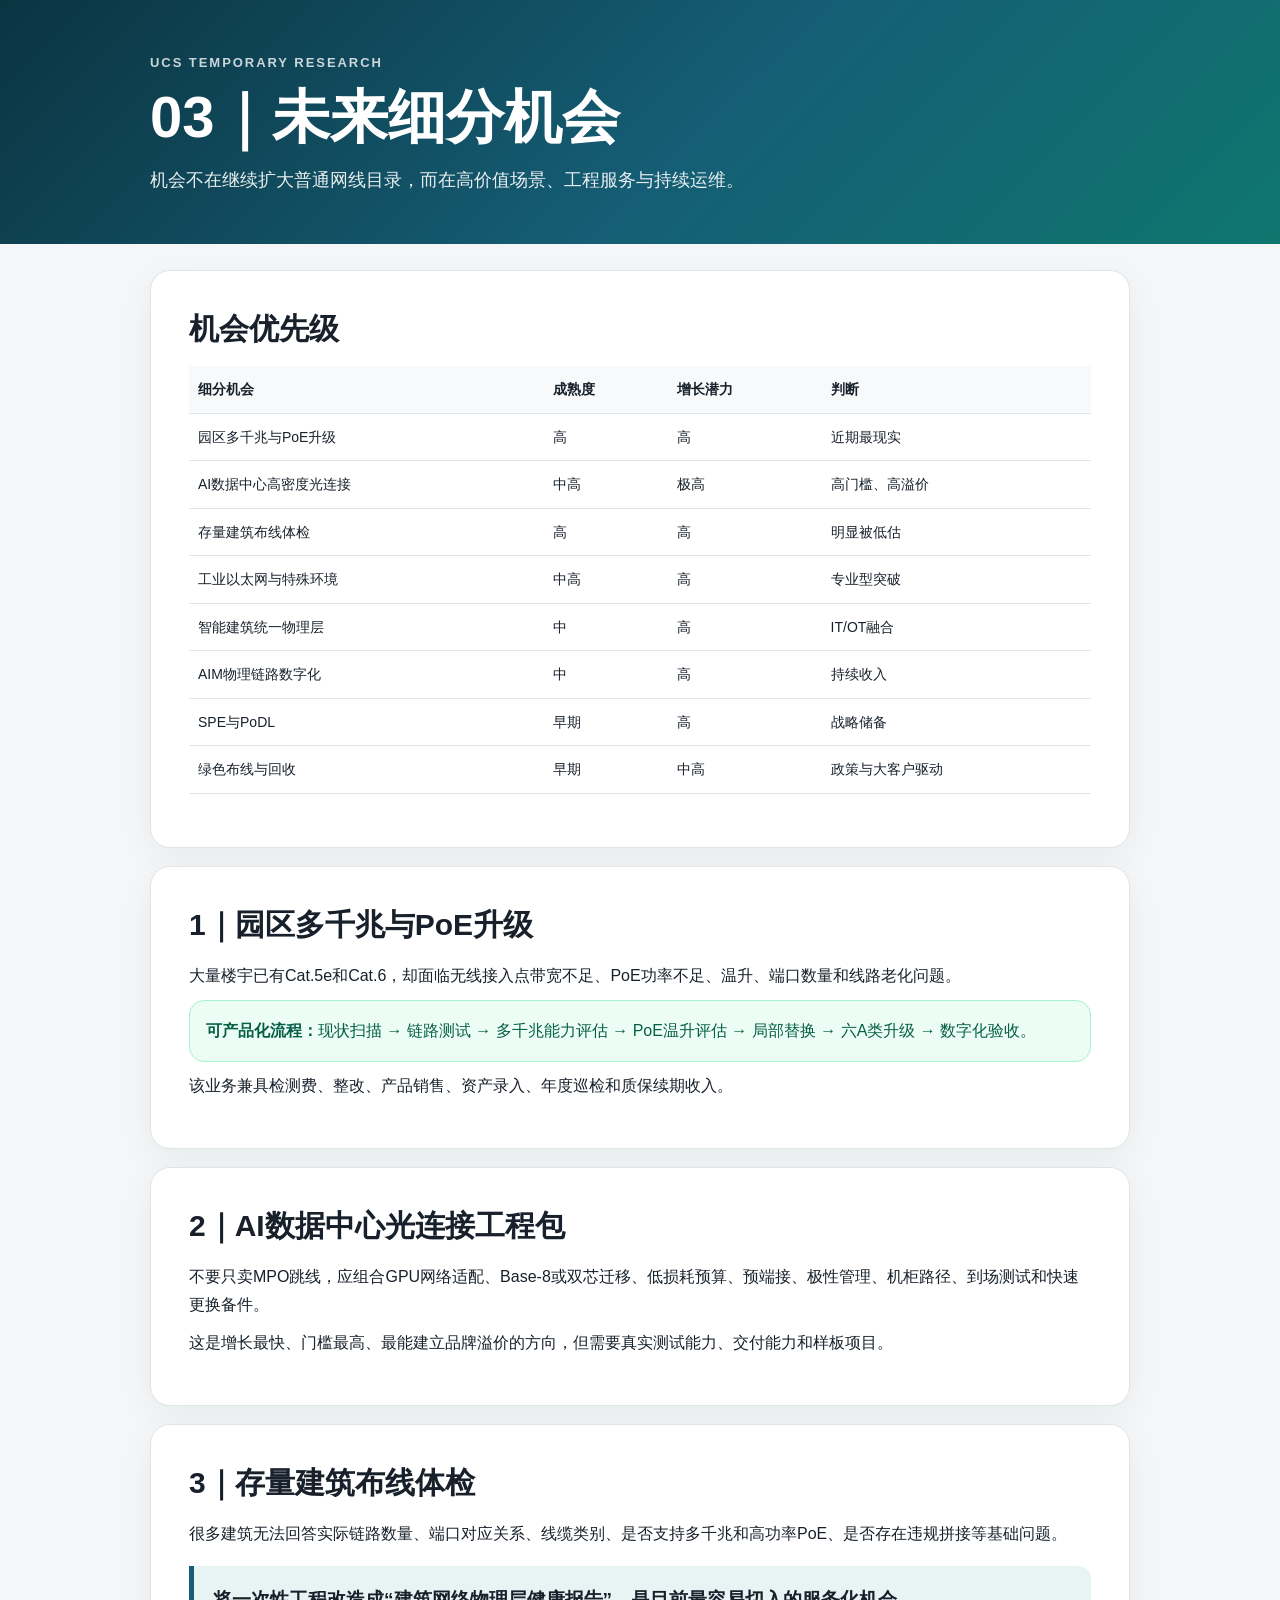
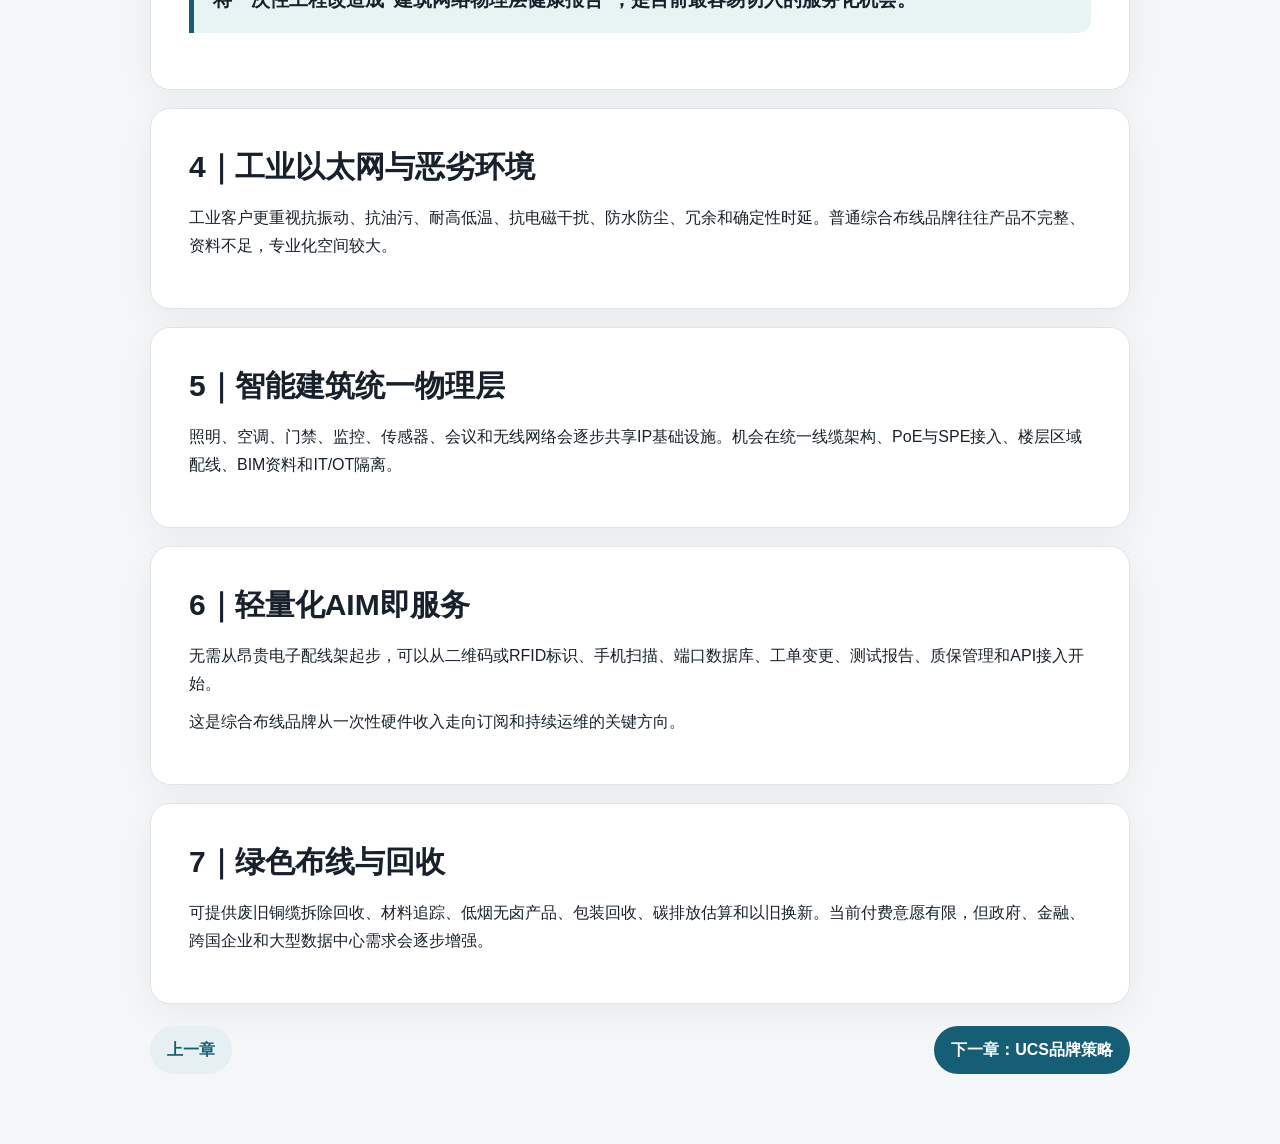
<file: private/ucs-7d-68145bb1b9/03-opportunities.html>
<!doctype html><html lang="zh-CN"><head><meta charset="utf-8"><meta name="viewport" content="width=device-width,initial-scale=1"><meta name="robots" content="noindex,nofollow,noarchive,nosnippet"><title>03 细分机会</title><link rel="stylesheet" href="style.css"></head><body><header class="top"><div class="wrap"><div class="topline">UCS TEMPORARY RESEARCH</div><h1>03｜未来细分机会</h1><p class="lead">机会不在继续扩大普通网线目录，而在高价值场景、工程服务与持续运维。</p></div></header><main><div class="wrap"><section class="card"><h2>机会优先级</h2><table><tr><th>细分机会</th><th>成熟度</th><th>增长潜力</th><th>判断</th></tr><tr><td>园区多千兆与PoE升级</td><td>高</td><td>高</td><td>近期最现实</td></tr><tr><td>AI数据中心高密度光连接</td><td>中高</td><td>极高</td><td>高门槛、高溢价</td></tr><tr><td>存量建筑布线体检</td><td>高</td><td>高</td><td>明显被低估</td></tr><tr><td>工业以太网与特殊环境</td><td>中高</td><td>高</td><td>专业型突破</td></tr><tr><td>智能建筑统一物理层</td><td>中</td><td>高</td><td>IT/OT融合</td></tr><tr><td>AIM物理链路数字化</td><td>中</td><td>高</td><td>持续收入</td></tr><tr><td>SPE与PoDL</td><td>早期</td><td>高</td><td>战略储备</td></tr><tr><td>绿色布线与回收</td><td>早期</td><td>中高</td><td>政策与大客户驱动</td></tr></table></section><section class="card"><h2>1｜园区多千兆与PoE升级</h2><p>大量楼宇已有Cat.5e和Cat.6，却面临无线接入点带宽不足、PoE功率不足、温升、端口数量和线路老化问题。</p><div class="ok"><b>可产品化流程：</b>现状扫描 → 链路测试 → 多千兆能力评估 → PoE温升评估 → 局部替换 → 六A类升级 → 数字化验收。</div><p>该业务兼具检测费、整改、产品销售、资产录入、年度巡检和质保续期收入。</p></section><section class="card"><h2>2｜AI数据中心光连接工程包</h2><p>不要只卖MPO跳线，应组合GPU网络适配、Base-8或双芯迁移、低损耗预算、预端接、极性管理、机柜路径、到场测试和快速更换备件。</p><p>这是增长最快、门槛最高、最能建立品牌溢价的方向，但需要真实测试能力、交付能力和样板项目。</p></section><section class="card"><h2>3｜存量建筑布线体检</h2><p>很多建筑无法回答实际链路数量、端口对应关系、线缆类别、是否支持多千兆和高功率PoE、是否存在违规拼接等基础问题。</p><div class="quote">将一次性工程改造成“建筑网络物理层健康报告”，是目前最容易切入的服务化机会。</div></section><section class="card"><h2>4｜工业以太网与恶劣环境</h2><p>工业客户更重视抗振动、抗油污、耐高低温、抗电磁干扰、防水防尘、冗余和确定性时延。普通综合布线品牌往往产品不完整、资料不足，专业化空间较大。</p></section><section class="card"><h2>5｜智能建筑统一物理层</h2><p>照明、空调、门禁、监控、传感器、会议和无线网络会逐步共享IP基础设施。机会在统一线缆架构、PoE与SPE接入、楼层区域配线、BIM资料和IT/OT隔离。</p></section><section class="card"><h2>6｜轻量化AIM即服务</h2><p>无需从昂贵电子配线架起步，可以从二维码或RFID标识、手机扫描、端口数据库、工单变更、测试报告、质保管理和API接入开始。</p><p>这是综合布线品牌从一次性硬件收入走向订阅和持续运维的关键方向。</p></section><section class="card"><h2>7｜绿色布线与回收</h2><p>可提供废旧铜缆拆除回收、材料追踪、低烟无卤产品、包装回收、碳排放估算和以旧换新。当前付费意愿有限，但政府、金融、跨国企业和大型数据中心需求会逐步增强。</p></section><div class="nav"><a class="btn alt" href="02-competition.html">上一章</a><a class="btn" href="04-ucs.html">下一章：UCS品牌策略</a></div></div></main></body></html>
</file>
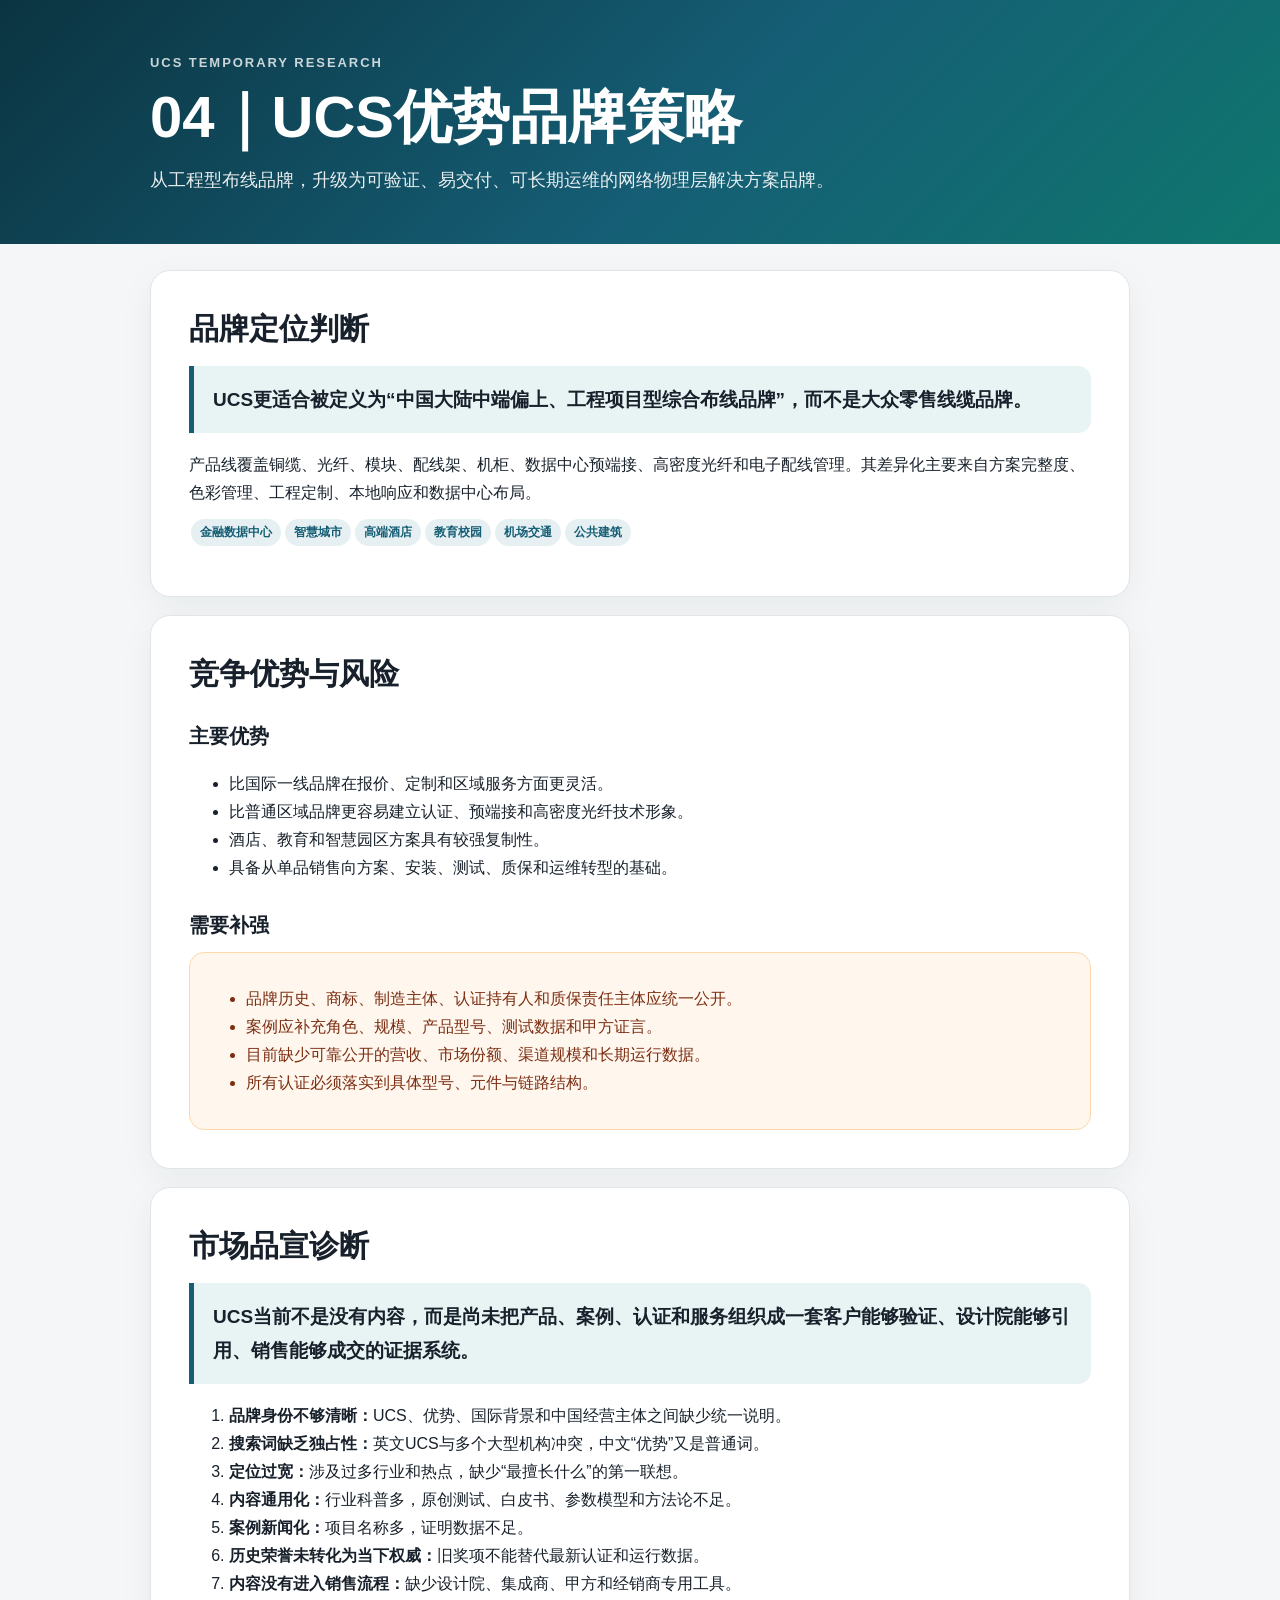
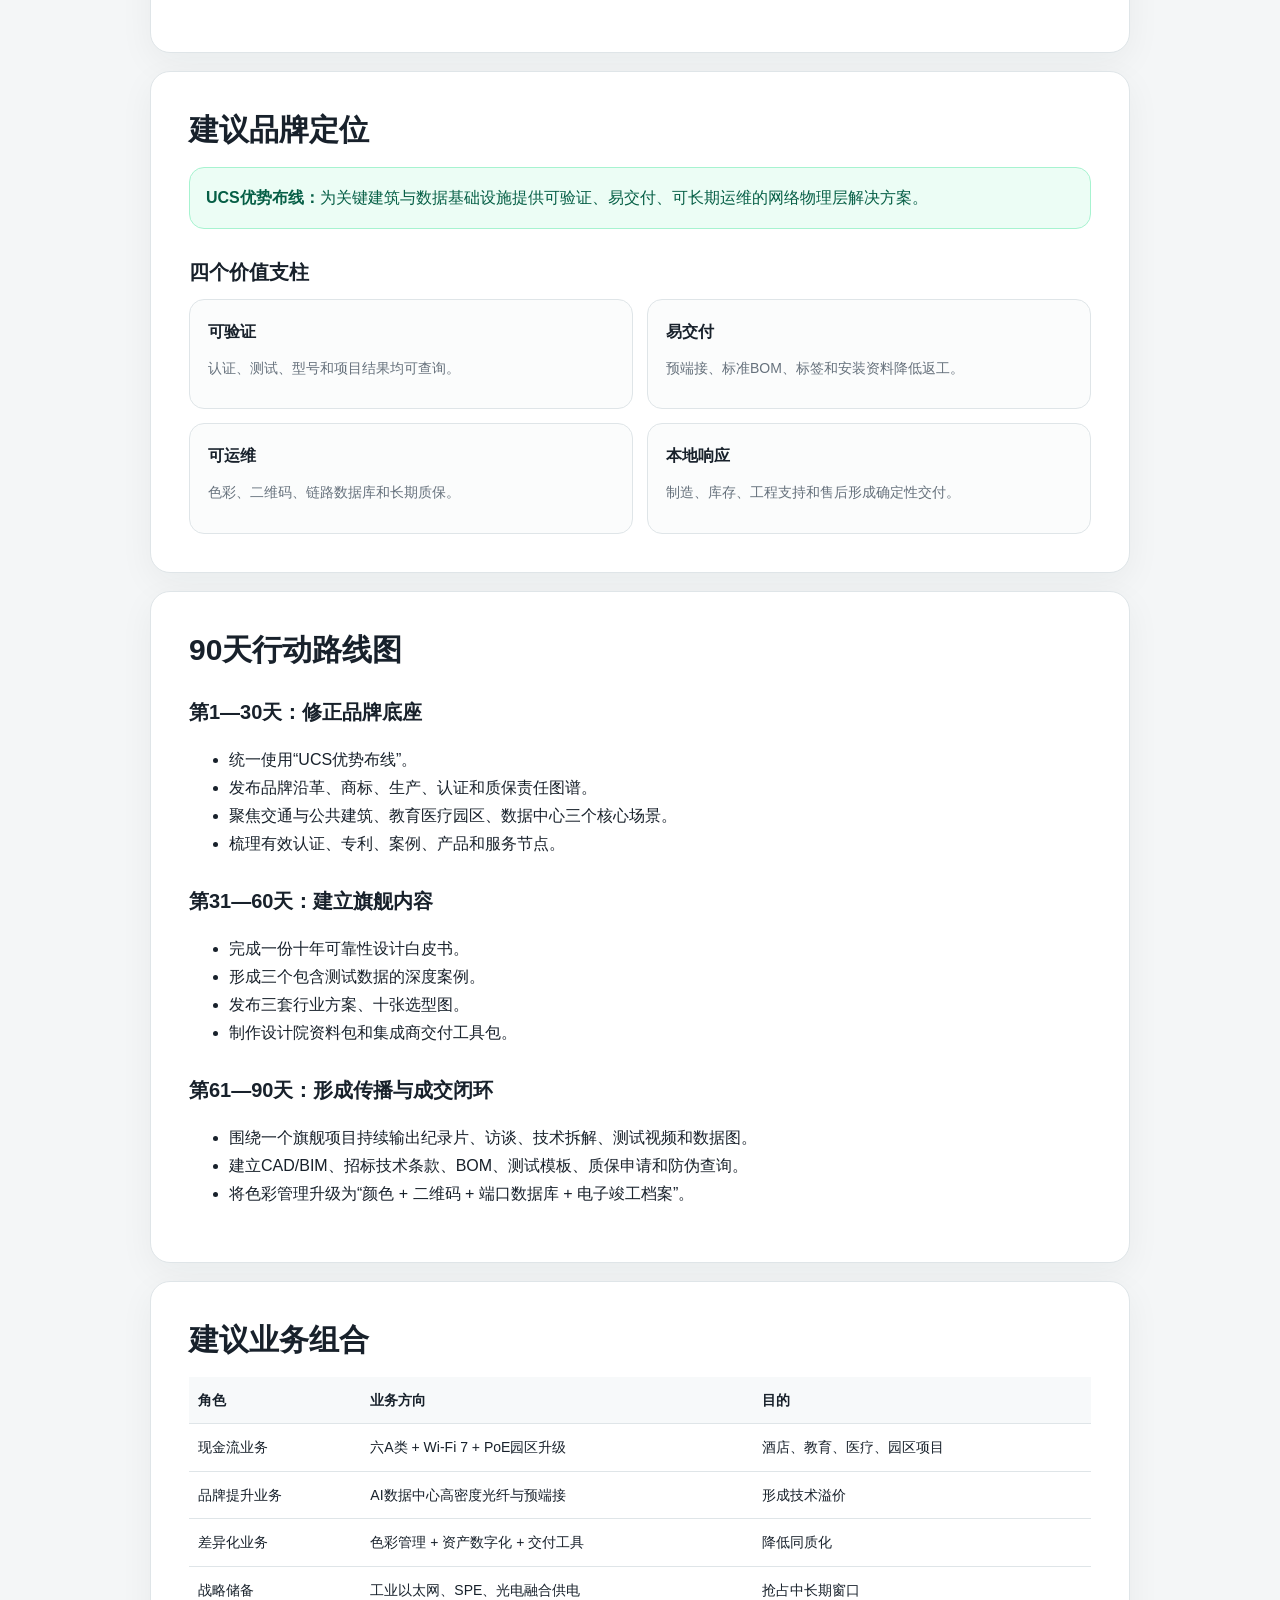
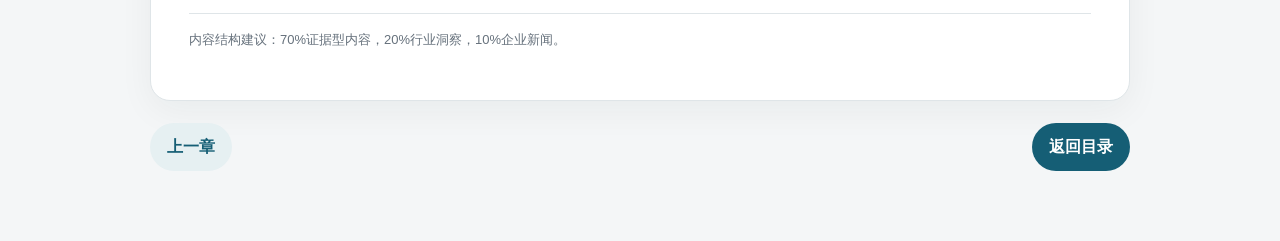
<file: private/ucs-7d-68145bb1b9/04-ucs.html>
<!doctype html><html lang="zh-CN"><head><meta charset="utf-8"><meta name="viewport" content="width=device-width,initial-scale=1"><meta name="robots" content="noindex,nofollow,noarchive,nosnippet"><title>04 UCS品牌策略</title><link rel="stylesheet" href="style.css"></head><body><header class="top"><div class="wrap"><div class="topline">UCS TEMPORARY RESEARCH</div><h1>04｜UCS优势品牌策略</h1><p class="lead">从工程型布线品牌，升级为可验证、易交付、可长期运维的网络物理层解决方案品牌。</p></div></header><main><div class="wrap"><section class="card"><h2>品牌定位判断</h2><div class="quote">UCS更适合被定义为“中国大陆中端偏上、工程项目型综合布线品牌”，而不是大众零售线缆品牌。</div><p>产品线覆盖铜缆、光纤、模块、配线架、机柜、数据中心预端接、高密度光纤和电子配线管理。其差异化主要来自方案完整度、色彩管理、工程定制、本地响应和数据中心布局。</p><p><span class="tag">金融数据中心</span><span class="tag">智慧城市</span><span class="tag">高端酒店</span><span class="tag">教育校园</span><span class="tag">机场交通</span><span class="tag">公共建筑</span></p></section><section class="card"><h2>竞争优势与风险</h2><h3>主要优势</h3><ul><li>比国际一线品牌在报价、定制和区域服务方面更灵活。</li><li>比普通区域品牌更容易建立认证、预端接和高密度光纤技术形象。</li><li>酒店、教育和智慧园区方案具有较强复制性。</li><li>具备从单品销售向方案、安装、测试、质保和运维转型的基础。</li></ul><h3>需要补强</h3><div class="note"><ul><li>品牌历史、商标、制造主体、认证持有人和质保责任主体应统一公开。</li><li>案例应补充角色、规模、产品型号、测试数据和甲方证言。</li><li>目前缺少可靠公开的营收、市场份额、渠道规模和长期运行数据。</li><li>所有认证必须落实到具体型号、元件与链路结构。</li></ul></div></section><section class="card"><h2>市场品宣诊断</h2><div class="quote">UCS当前不是没有内容，而是尚未把产品、案例、认证和服务组织成一套客户能够验证、设计院能够引用、销售能够成交的证据系统。</div><ol><li><b>品牌身份不够清晰：</b>UCS、优势、国际背景和中国经营主体之间缺少统一说明。</li><li><b>搜索词缺乏独占性：</b>英文UCS与多个大型机构冲突，中文“优势”又是普通词。</li><li><b>定位过宽：</b>涉及过多行业和热点，缺少“最擅长什么”的第一联想。</li><li><b>内容通用化：</b>行业科普多，原创测试、白皮书、参数模型和方法论不足。</li><li><b>案例新闻化：</b>项目名称多，证明数据不足。</li><li><b>历史荣誉未转化为当下权威：</b>旧奖项不能替代最新认证和运行数据。</li><li><b>内容没有进入销售流程：</b>缺少设计院、集成商、甲方和经销商专用工具。</li></ol></section><section class="card"><h2>建议品牌定位</h2><div class="ok"><b>UCS优势布线：</b>为关键建筑与数据基础设施提供可验证、易交付、可长期运维的网络物理层解决方案。</div><h3>四个价值支柱</h3><div class="grid"><div class="item"><b>可验证</b><p>认证、测试、型号和项目结果均可查询。</p></div><div class="item"><b>易交付</b><p>预端接、标准BOM、标签和安装资料降低返工。</p></div><div class="item"><b>可运维</b><p>色彩、二维码、链路数据库和长期质保。</p></div><div class="item"><b>本地响应</b><p>制造、库存、工程支持和售后形成确定性交付。</p></div></div></section><section class="card"><h2>90天行动路线图</h2><h3>第1—30天：修正品牌底座</h3><ul><li>统一使用“UCS优势布线”。</li><li>发布品牌沿革、商标、生产、认证和质保责任图谱。</li><li>聚焦交通与公共建筑、教育医疗园区、数据中心三个核心场景。</li><li>梳理有效认证、专利、案例、产品和服务节点。</li></ul><h3>第31—60天：建立旗舰内容</h3><ul><li>完成一份十年可靠性设计白皮书。</li><li>形成三个包含测试数据的深度案例。</li><li>发布三套行业方案、十张选型图。</li><li>制作设计院资料包和集成商交付工具包。</li></ul><h3>第61—90天：形成传播与成交闭环</h3><ul><li>围绕一个旗舰项目持续输出纪录片、访谈、技术拆解、测试视频和数据图。</li><li>建立CAD/BIM、招标技术条款、BOM、测试模板、质保申请和防伪查询。</li><li>将色彩管理升级为“颜色 + 二维码 + 端口数据库 + 电子竣工档案”。</li></ul></section><section class="card"><h2>建议业务组合</h2><table><tr><th>角色</th><th>业务方向</th><th>目的</th></tr><tr><td>现金流业务</td><td>六A类 + Wi-Fi 7 + PoE园区升级</td><td>酒店、教育、医疗、园区项目</td></tr><tr><td>品牌提升业务</td><td>AI数据中心高密度光纤与预端接</td><td>形成技术溢价</td></tr><tr><td>差异化业务</td><td>色彩管理 + 资产数字化 + 交付工具</td><td>降低同质化</td></tr><tr><td>战略储备</td><td>工业以太网、SPE、光电融合供电</td><td>抢占中长期窗口</td></tr></table><p class="foot">内容结构建议：70%证据型内容，20%行业洞察，10%企业新闻。</p></section><div class="nav"><a class="btn alt" href="03-opportunities.html">上一章</a><a class="btn" href="index.html">返回目录</a></div></div></main></body></html>
</file>
<file: private/ucs-7d-68145bb1b9/style.css>
:root{--ink:#18212b;--muted:#66717c;--paper:#f4f6f7;--card:#fff;--line:#dfe5e8;--accent:#155e75;--soft:#e8f3f4}*{box-sizing:border-box}html{scroll-behavior:smooth}body{margin:0;background:var(--paper);color:var(--ink);font-family:-apple-system,BlinkMacSystemFont,"Segoe UI","PingFang SC","Microsoft YaHei",sans-serif;line-height:1.75}.top{background:linear-gradient(135deg,#0b3441,#155e75 55%,#0f766e);color:#fff;padding:52px 22px 38px}.wrap{max-width:980px;margin:auto}.top h1{font-size:clamp(32px,6vw,58px);line-height:1.1;margin:10px 0 16px}.lead{max-width:820px;font-size:18px;opacity:.9}.meta{display:flex;gap:10px;flex-wrap:wrap;margin-top:22px}.pill{border:1px solid rgba(255,255,255,.3);border-radius:999px;padding:6px 12px;font-size:13px;background:rgba(255,255,255,.08)}main{padding:26px 18px 70px}.card{background:#fff;border:1px solid var(--line);border-radius:20px;padding:clamp(22px,4vw,38px);margin-bottom:18px;box-shadow:0 10px 35px rgba(24,33,43,.05)}h2{font-size:30px;line-height:1.3;margin:0 0 18px}h3{font-size:20px;margin:26px 0 9px}p{margin:10px 0}.quote{border-left:5px solid var(--accent);background:var(--soft);padding:17px 19px;border-radius:0 13px 13px 0;font-size:19px;font-weight:750;margin:18px 0}.grid{display:grid;grid-template-columns:repeat(2,minmax(0,1fr));gap:14px}.item{border:1px solid var(--line);border-radius:15px;padding:18px;background:#fbfcfc}.item a{font-size:19px;font-weight:850;color:var(--accent);text-decoration:none}.item p{color:var(--muted);font-size:14px}.nav{display:flex;justify-content:space-between;gap:12px;flex-wrap:wrap;margin-top:22px}.btn{display:inline-block;text-decoration:none;background:var(--accent);color:#fff;border-radius:999px;padding:10px 17px;font-weight:800}.btn.alt{background:#e6f0f2;color:#155e75}table{width:100%;border-collapse:collapse;margin:15px 0;font-size:14px}th,td{padding:11px 9px;border-bottom:1px solid var(--line);text-align:left;vertical-align:top}th{background:#f7f9fa}.tag{display:inline-block;background:#e6f0f2;color:#155e75;border-radius:999px;padding:3px 9px;font-size:12px;font-weight:800;margin:2px}.note{background:#fff7ed;border:1px solid #fed7aa;border-radius:15px;padding:16px;color:#7c2d12}.ok{background:#ecfdf5;border:1px solid #a7f3d0;border-radius:15px;padding:16px;color:#065f46}.foot{color:var(--muted);font-size:13px}.topline{font-size:13px;letter-spacing:.15em;font-weight:850;opacity:.78}@media(max-width:720px){.grid{grid-template-columns:1fr}.top{padding-top:38px}table{display:block;overflow-x:auto;white-space:nowrap}}
</file>
